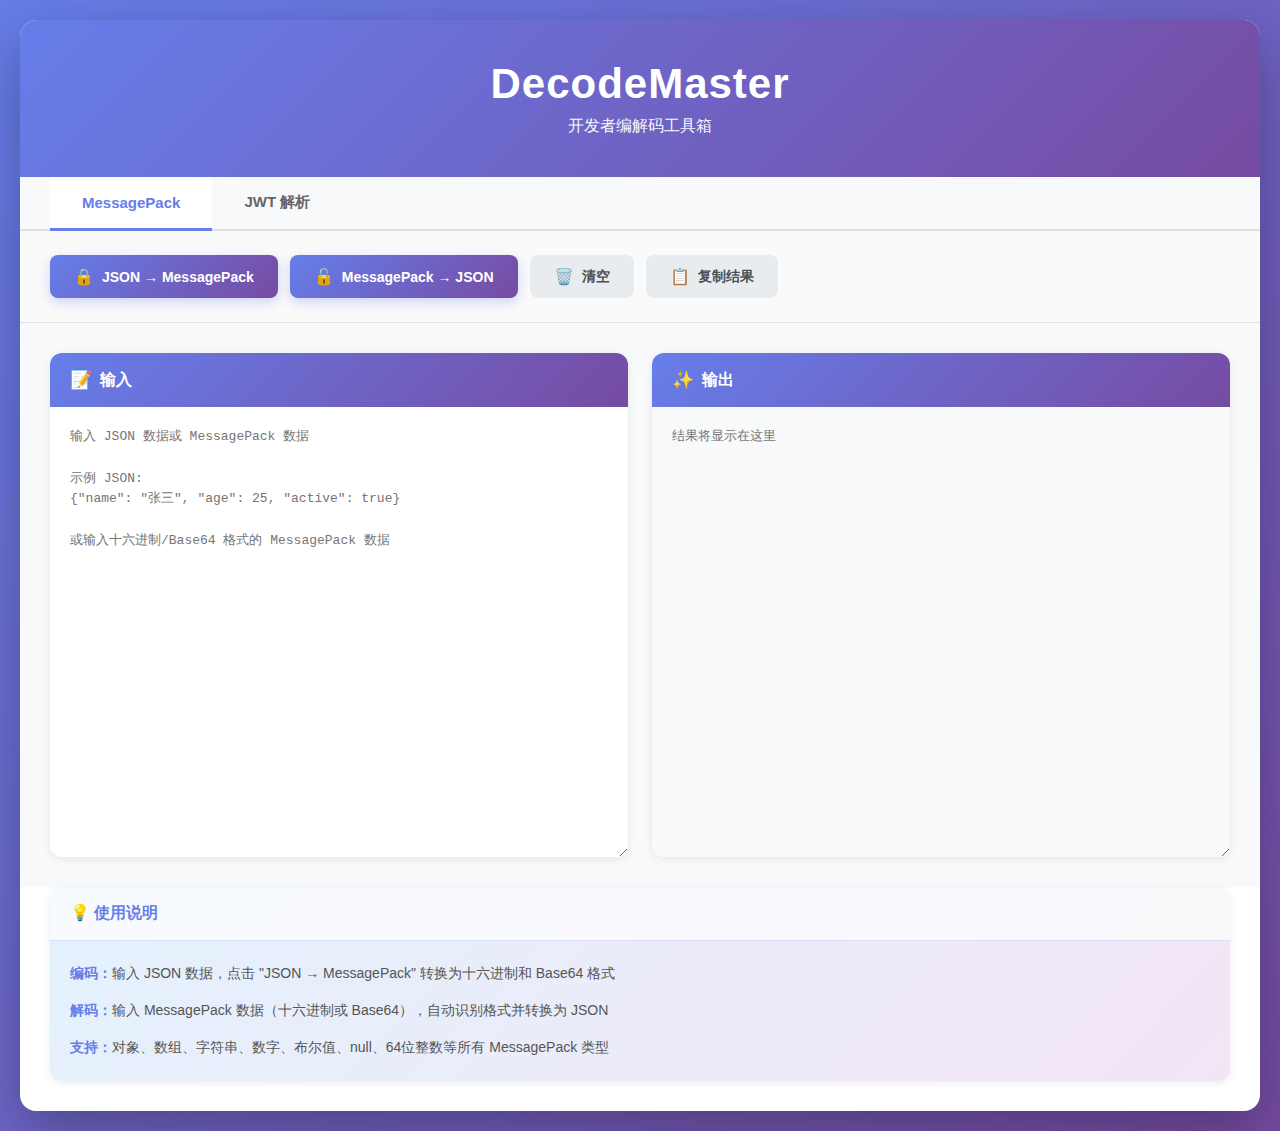
<file: index.html>
<!DOCTYPE html>
<html>
<head>
	<title>DecodeMaster - 开发者编解码工具</title>
	<meta charset="UTF-8">
	<meta name="viewport" content="width=device-width, initial-scale=1.0">
	<style>
* {
    margin: 0;
    padding: 0;
    box-sizing: border-box;
}

body {
    font-family: -apple-system, BlinkMacSystemFont, "Segoe UI", Roboto, "Helvetica Neue", Arial, "Microsoft YaHei", sans-serif;
    background: linear-gradient(135deg, #667eea 0%, #764ba2 100%);
    min-height: 100vh;
    padding: 20px;
}

.container {
    max-width: 1400px;
    margin: 0 auto;
    background: white;
    border-radius: 16px;
    box-shadow: 0 20px 60px rgba(0,0,0,0.3);
    overflow: hidden;
}

.header {
    background: linear-gradient(135deg, #667eea 0%, #764ba2 100%);
    color: white;
    padding: 40px 30px;
    text-align: center;
}

.header h1 {
    font-size: 42px;
    font-weight: 700;
    margin-bottom: 8px;
    letter-spacing: 1px;
}

.subtitle {
    font-size: 16px;
    opacity: 0.95;
    font-weight: 400;
}

/* 标签页样式 */
.tabs {
    display: flex;
    background: #f8f9fa;
    border-bottom: 2px solid #e0e0e0;
    padding: 0 30px;
}

.tab-btn {
    padding: 16px 32px;
    border: none;
    background: transparent;
    cursor: pointer;
    font-size: 15px;
    font-weight: 600;
    color: #666;
    transition: all 0.3s;
    border-bottom: 3px solid transparent;
    margin-bottom: -2px;
}

.tab-btn:hover {
    color: #667eea;
    background: rgba(102, 126, 234, 0.05);
}

.tab-btn.active {
    color: #667eea;
    border-bottom-color: #667eea;
    background: white;
}

/* 标签页内容 */
.tab-content {
    display: none;
}

.tab-content.active {
    display: block;
}

.toolbar {
    padding: 24px 30px;
    background: #fafafa;
    border-bottom: 1px solid #e0e0e0;
    display: flex;
    gap: 12px;
    flex-wrap: wrap;
}

.btn {
    padding: 12px 24px;
    border: none;
    border-radius: 8px;
    cursor: pointer;
    font-size: 14px;
    font-weight: 600;
    transition: all 0.3s;
    display: inline-flex;
    align-items: center;
    gap: 8px;
}

.btn-icon {
    font-size: 16px;
}

.btn-primary {
    background: linear-gradient(135deg, #667eea 0%, #764ba2 100%);
    color: white;
    box-shadow: 0 4px 12px rgba(102, 126, 234, 0.3);
}

.btn-primary:hover {
    transform: translateY(-2px);
    box-shadow: 0 6px 20px rgba(102, 126, 234, 0.4);
}

.btn-primary:active {
    transform: translateY(0);
}

.btn-secondary {
    background: #e9ecef;
    color: #495057;
}

.btn-secondary:hover {
    background: #dee2e6;
    transform: translateY(-1px);
}

.content {
    display: grid;
    grid-template-columns: 1fr 1fr;
    gap: 24px;
    padding: 30px;
    background: #f8f9fa;
}

.panel {
    display: flex;
    flex-direction: column;
    background: white;
    border-radius: 12px;
    overflow: hidden;
    box-shadow: 0 2px 8px rgba(0,0,0,0.08);
}

.panel-header {
    font-weight: 600;
    padding: 16px 20px;
    color: #333;
    font-size: 16px;
    background: linear-gradient(135deg, #667eea 0%, #764ba2 100%);
    color: white;
    display: flex;
    align-items: center;
    gap: 8px;
}

.panel-icon {
    font-size: 18px;
}

textarea {
    width: 100%;
    height: 450px;
    padding: 20px;
    border: none;
    font-family: 'Consolas', 'Monaco', 'Courier New', monospace;
    font-size: 13px;
    resize: vertical;
    line-height: 1.6;
    background: white;
}

textarea:focus {
    outline: none;
    background: #fafffe;
}

textarea[readonly] {
    background: #f8f9fa;
    color: #333;
}

.info-panel {
    margin: 0 30px 30px 30px;
    background: linear-gradient(135deg, #e3f2fd 0%, #f3e5f5 100%);
    border-radius: 12px;
    overflow: hidden;
    box-shadow: 0 2px 8px rgba(0,0,0,0.08);
}

.info-header {
    padding: 16px 20px;
    font-weight: 600;
    font-size: 16px;
    color: #667eea;
    background: rgba(255, 255, 255, 0.7);
    border-bottom: 1px solid rgba(102, 126, 234, 0.2);
}

.info-content {
    padding: 20px;
}

.info-item {
    color: #555;
    font-size: 14px;
    line-height: 1.8;
    margin-bottom: 12px;
}

.info-item:last-child {
    margin-bottom: 0;
}

.info-item strong {
    color: #667eea;
    font-weight: 600;
}

@media (max-width: 1024px) {
    .content {
        grid-template-columns: 1fr;
    }

    textarea {
        height: 350px;
    }

    .header h1 {
        font-size: 32px;
    }
}

@media (max-width: 768px) {
    body {
        padding: 10px;
    }

    .container {
        border-radius: 12px;
    }

    .header {
        padding: 30px 20px;
    }

    .header h1 {
        font-size: 28px;
    }

    .tabs {
        padding: 0 15px;
    }

    .tab-btn {
        padding: 14px 20px;
        font-size: 14px;
    }

    .toolbar {
        padding: 20px 15px;
    }

    .content {
        padding: 20px 15px;
        gap: 16px;
    }

    .btn {
        padding: 10px 18px;
        font-size: 13px;
    }

    textarea {
        height: 300px;
        padding: 15px;
        font-size: 12px;
    }

    .info-panel {
        margin: 0 15px 20px 15px;
    }
}
	</style>
</head>
<body>
	<div class="container">
		<div class="header">
			<h1>DecodeMaster</h1>
			<p class="subtitle">开发者编解码工具箱</p>
		</div>

		<!-- 标签页导航 -->
		<div class="tabs">
			<button class="tab-btn active" data-tab="msgpack">MessagePack</button>
			<button class="tab-btn" data-tab="jwt">JWT 解析</button>
		</div>

		<!-- MessagePack 功能区 -->
		<div class="tab-content active" id="msgpack-tab">
			<div class="toolbar">
				<button id="encodeBtn" class="btn btn-primary">
					<span class="btn-icon">🔒</span> JSON → MessagePack
				</button>
				<button id="decodeBtn" class="btn btn-primary">
					<span class="btn-icon">🔓</span> MessagePack → JSON
				</button>
				<button id="clearBtn" class="btn btn-secondary">
					<span class="btn-icon">🗑️</span> 清空
				</button>
				<button id="copyBtn" class="btn btn-secondary">
					<span class="btn-icon">📋</span> 复制结果
				</button>
			</div>

			<div class="content">
				<div class="panel">
					<div class="panel-header">
						<span class="panel-icon">📝</span> 输入
					</div>
					<textarea id="inputArea" placeholder='输入 JSON 数据或 MessagePack 数据&#10;&#10;示例 JSON:&#10;{"name": "张三", "age": 25, "active": true}&#10;&#10;或输入十六进制/Base64 格式的 MessagePack 数据'></textarea>
				</div>

				<div class="panel">
					<div class="panel-header">
						<span class="panel-icon">✨</span> 输出
					</div>
					<textarea id="outputArea" readonly placeholder="结果将显示在这里"></textarea>
				</div>
			</div>

			<div class="info-panel">
				<div class="info-header">💡 使用说明</div>
				<div class="info-content">
					<div class="info-item">
						<strong>编码：</strong>输入 JSON 数据，点击 "JSON → MessagePack" 转换为十六进制和 Base64 格式
					</div>
					<div class="info-item">
						<strong>解码：</strong>输入 MessagePack 数据（十六进制或 Base64），自动识别格式并转换为 JSON
					</div>
					<div class="info-item">
						<strong>支持：</strong>对象、数组、字符串、数字、布尔值、null、64位整数等所有 MessagePack 类型
					</div>
				</div>
			</div>
		</div>

		<!-- JWT 功能区 -->
		<div class="tab-content" id="jwt-tab">
			<div class="toolbar">
				<button id="jwtDecodeBtn" class="btn btn-primary">
					<span class="btn-icon">🔍</span> 解析 JWT
				</button>
				<button id="jwtClearBtn" class="btn btn-secondary">
					<span class="btn-icon">🗑️</span> 清空
				</button>
				<button id="jwtCopyBtn" class="btn btn-secondary">
					<span class="btn-icon">📋</span> 复制结果
				</button>
			</div>

			<div class="content">
				<div class="panel">
					<div class="panel-header">
						<span class="panel-icon">🎫</span> JWT Token
					</div>
					<textarea id="jwtInputArea" placeholder='输入 JWT Token&#10;&#10;示例:&#10;eyJhbGciOiJIUzI1NiIsInR5cCI6IkpXVCJ9.eyJzdWIiOiIxMjM0NTY3ODkwIiwibmFtZSI6IkpvaG4gRG9lIiwiaWF0IjoxNTE2MjM5MDIyfQ.SflKxwRJSMeKKF2QT4fwpMeJf36POk6yJV_adQssw5c'></textarea>
				</div>

				<div class="panel">
					<div class="panel-header">
						<span class="panel-icon">📄</span> 解析结果
					</div>
					<textarea id="jwtOutputArea" readonly placeholder="JWT 解析结果将显示在这里"></textarea>
				</div>
			</div>

			<div class="info-panel">
				<div class="info-header">💡 使用说明</div>
				<div class="info-content">
					<div class="info-item">
						<strong>解析：</strong>输入完整的 JWT Token，点击 "解析 JWT" 查看 Header 和 Payload 内容
					</div>
					<div class="info-item">
						<strong>时间信息：</strong>自动显示过期时间（exp）、签发时间（iat）、生效时间（nbf）等
					</div>
					<div class="info-item">
						<strong>注意：</strong>此工具仅解析 JWT 内容，不验证签名有效性
					</div>
				</div>
			</div>
		</div>
	</div>

<script src="index.js"></script></body>
</html>
</file>
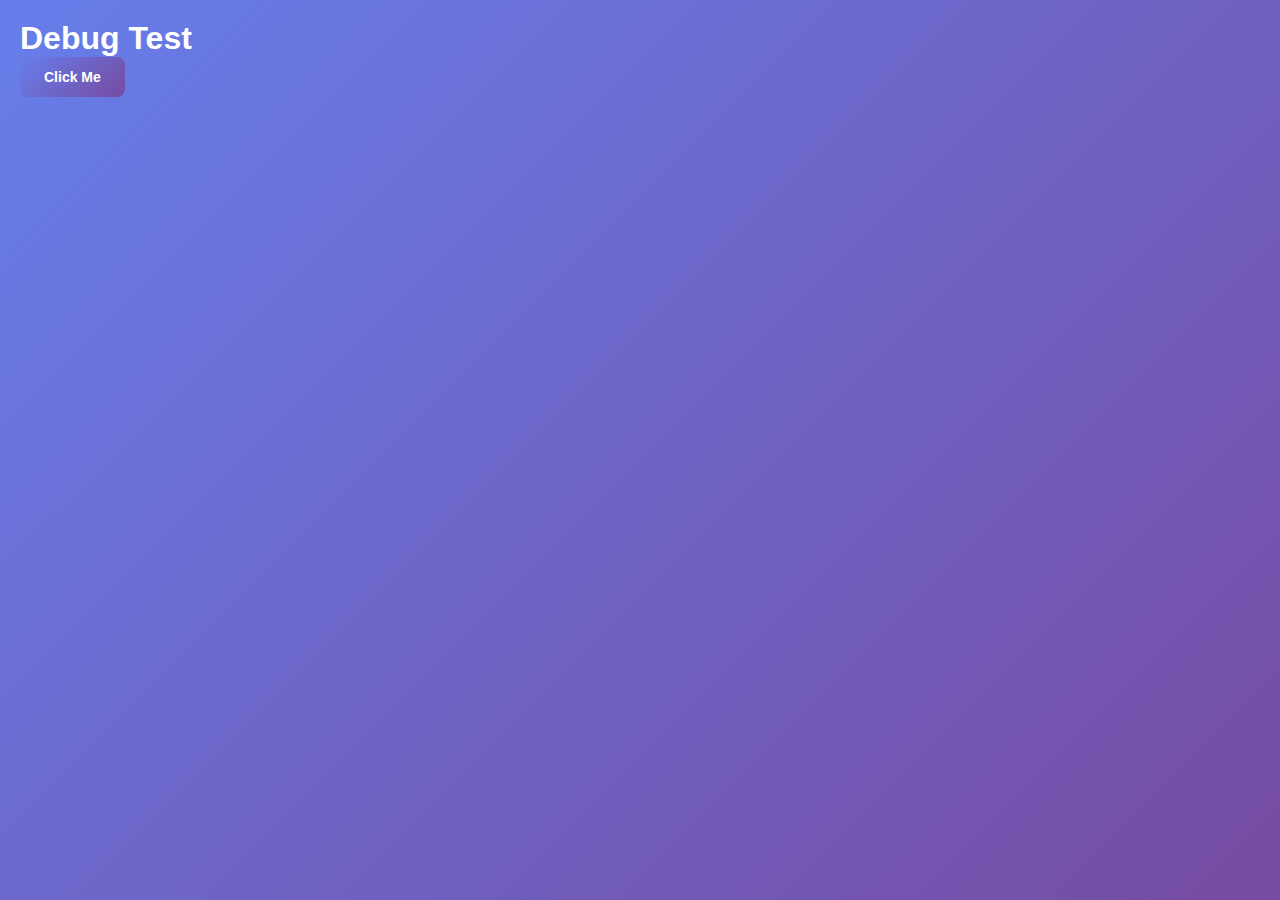
<file: debug-button.html>
<!DOCTYPE html>
<html>
<head>
	<title>DecodeMaster - Debug Version</title>
	<meta charset="UTF-8">
	<meta name="viewport" content="width=device-width, initial-scale=1.0">
	<style>
* {
    margin: 0;
    padding: 0;
    box-sizing: border-box;
}

body {
    font-family: -apple-system, BlinkMacSystemFont, "Segoe UI", Roboto, "Helvetica Neue", Arial, "Microsoft YaHei", sans-serif;
    background: linear-gradient(135deg, #667eea 0%, #764ba2 100%);
    min-height: 100vh;
    padding: 20px;
}

.btn {
    padding: 12px 24px;
    border: none;
    border-radius: 8px;
    cursor: pointer;
    font-size: 14px;
    font-weight: 600;
    background: linear-gradient(135deg, #667eea 0%, #764ba2 100%);
    color: white;
}
	</style>
</head>
<body>
    <h1 style="color: white;">Debug Test</h1>
    <button id="testBtn" class="btn">Click Me</button>
    <div id="output" style="color: white; margin-top: 20px;"></div>

    <script>
        console.log('=== Script Start ===');

        window.addEventListener('DOMContentLoaded', function() {
            console.log('DOM Content Loaded');
        });

        const testBtn = document.getElementById('testBtn');
        const output = document.getElementById('output');

        console.log('testBtn element:', testBtn);
        console.log('output element:', output);

        if (testBtn) {
            testBtn.addEventListener('click', function() {
                console.log('Button clicked!');
                output.textContent = 'Button works! Time: ' + new Date().toLocaleTimeString();
                alert('Button clicked successfully!');
            });
            console.log('Event listener added successfully');
        } else {
            console.error('testBtn not found!');
        }

        console.log('=== Script End ===');
    </script>
</body>
</html>
</file>
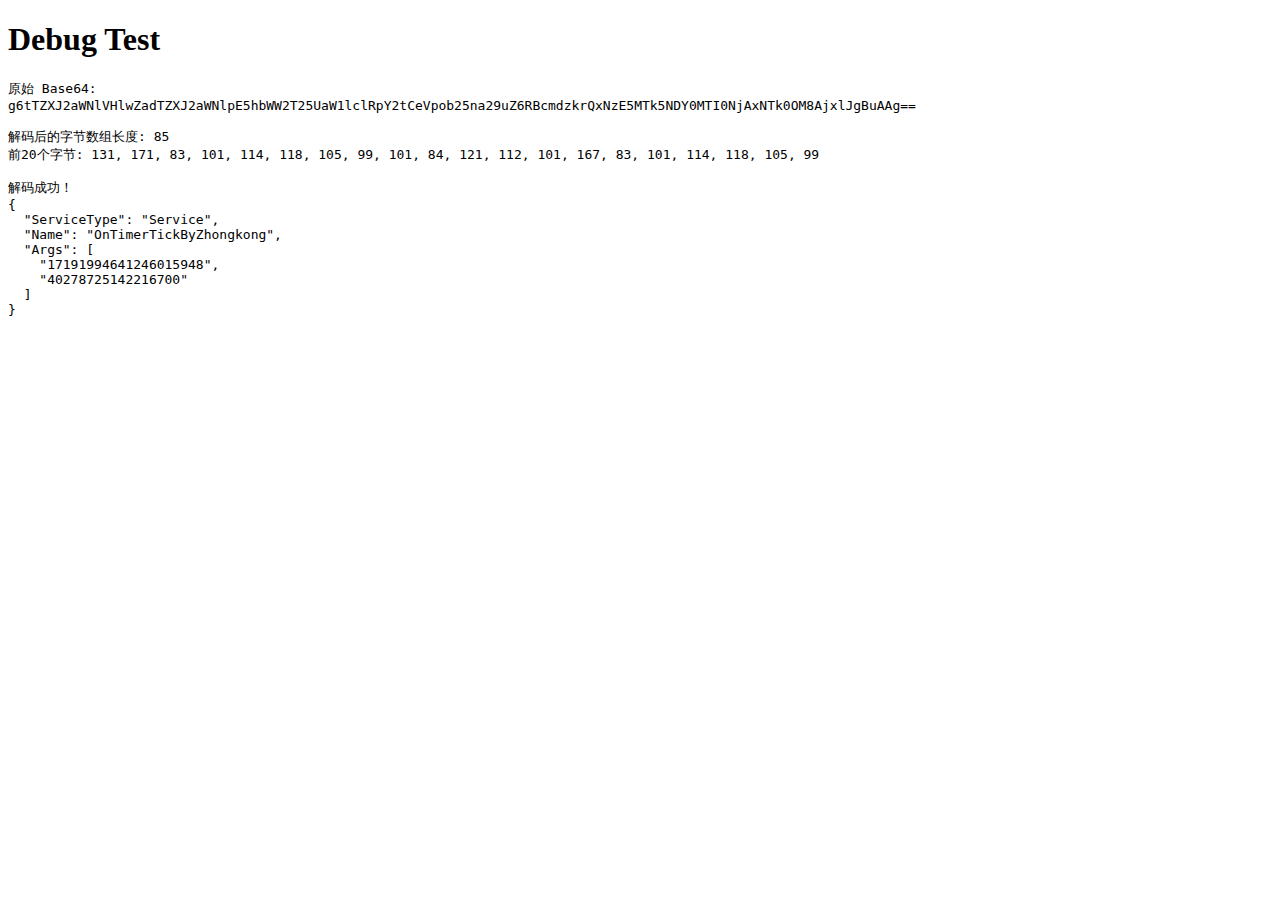
<file: debug-test.html>
<!DOCTYPE html>
<html>
<head>
    <meta charset="UTF-8">
    <title>Debug Test</title>
</head>
<body>
    <h1>Debug Test</h1>
    <pre id="output"></pre>

    <script src="index.js"></script>
    <script>
        const output = document.getElementById('output');
        const base64Input = 'g6tTZXJ2aWNlVHlwZadTZXJ2aWNlpE5hbWW2T25UaW1lclRpY2tCeVpob25na29uZ6RBcmdzkrQxNzE5MTk5NDY0MTI0NjAxNTk0OM8AjxlJgBuAAg==';

        try {
            output.textContent += '原始 Base64:\n' + base64Input + '\n\n';

            // 测试 base64 解码
            const bytes = base64ToBytes(base64Input);
            output.textContent += '解码后的字节数组长度: ' + bytes.length + '\n';
            output.textContent += '前20个字节: ' + bytes.slice(0, 20).join(', ') + '\n\n';

            // 测试 MessagePack 解码
            const decoded = codec.decode(bytes);
            output.textContent += '解码成功！\n';
            output.textContent += JSON.stringify(decoded, null, 2);

        } catch (error) {
            output.textContent += '\n错误: ' + error.message + '\n';
            output.textContent += '错误堆栈:\n' + error.stack;
        }
    </script>
</body>
</html>
</file>
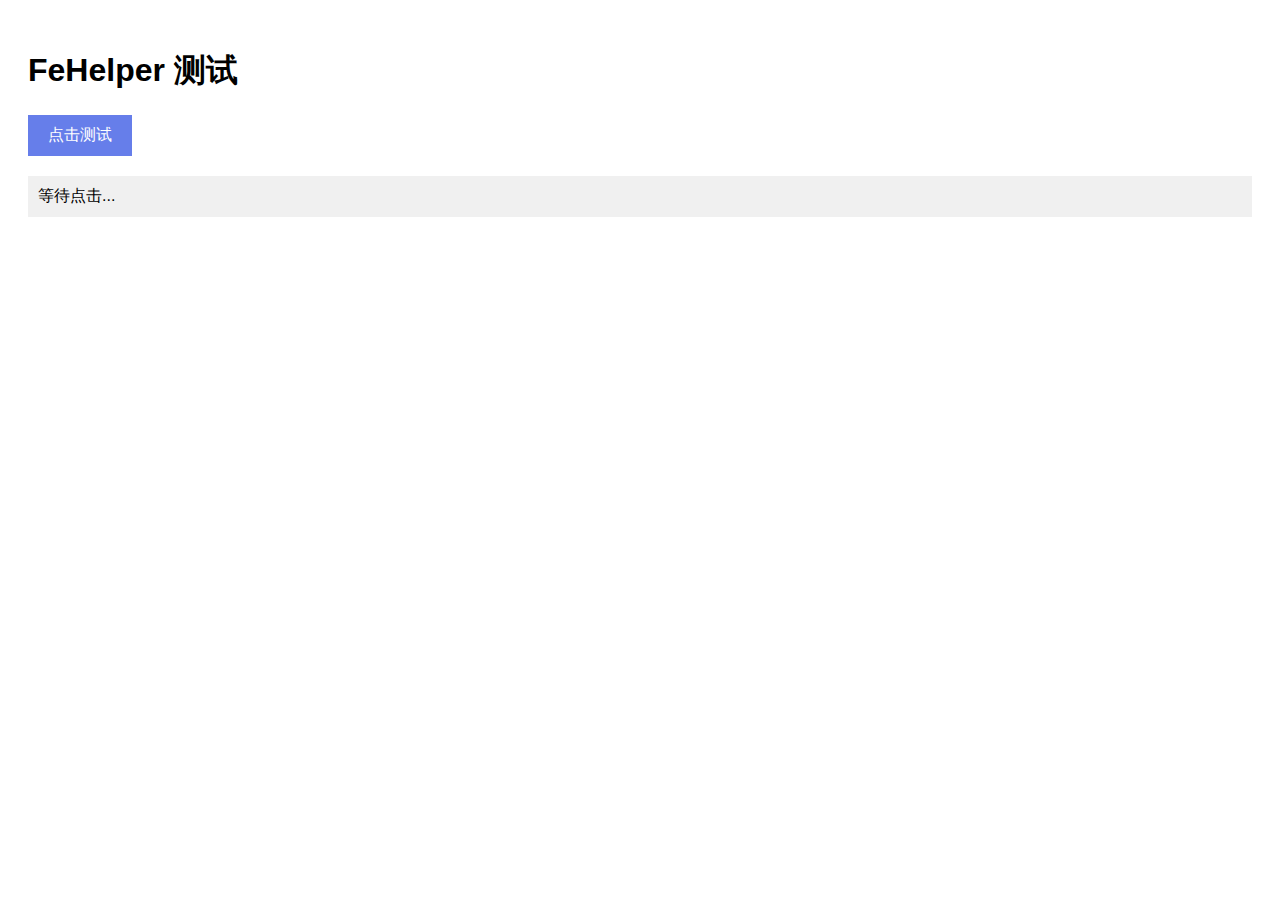
<file: fehelper-test.html>
<!DOCTYPE html>
<html>
<head>
	<title>FeHelper Test</title>
	<meta charset="UTF-8">
	<style>
		body { padding: 20px; font-family: Arial; }
		.btn {
			padding: 10px 20px;
			background: #667eea;
			color: white;
			border: none;
			cursor: pointer;
			font-size: 16px;
		}
		#output {
			margin-top: 20px;
			padding: 10px;
			background: #f0f0f0;
		}
	</style>
</head>
<body>
	<h1>FeHelper 测试</h1>
	<button id="testBtn" class="btn">点击测试</button>
	<div id="output">等待点击...</div>

	<script>
		console.log('1. Script tag executed');

		var testBtn = document.getElementById('testBtn');
		var output = document.getElementById('output');

		console.log('2. Elements:', testBtn, output);

		if (testBtn) {
			testBtn.onclick = function() {
				console.log('3. Button clicked!');
				output.innerHTML = '按钮被点击了！时间: ' + new Date().toLocaleTimeString();
				alert('点击成功！');
			};
			console.log('4. onclick handler attached');
		}

		console.log('5. Script completed');
	</script>
</body>
</html>
</file>
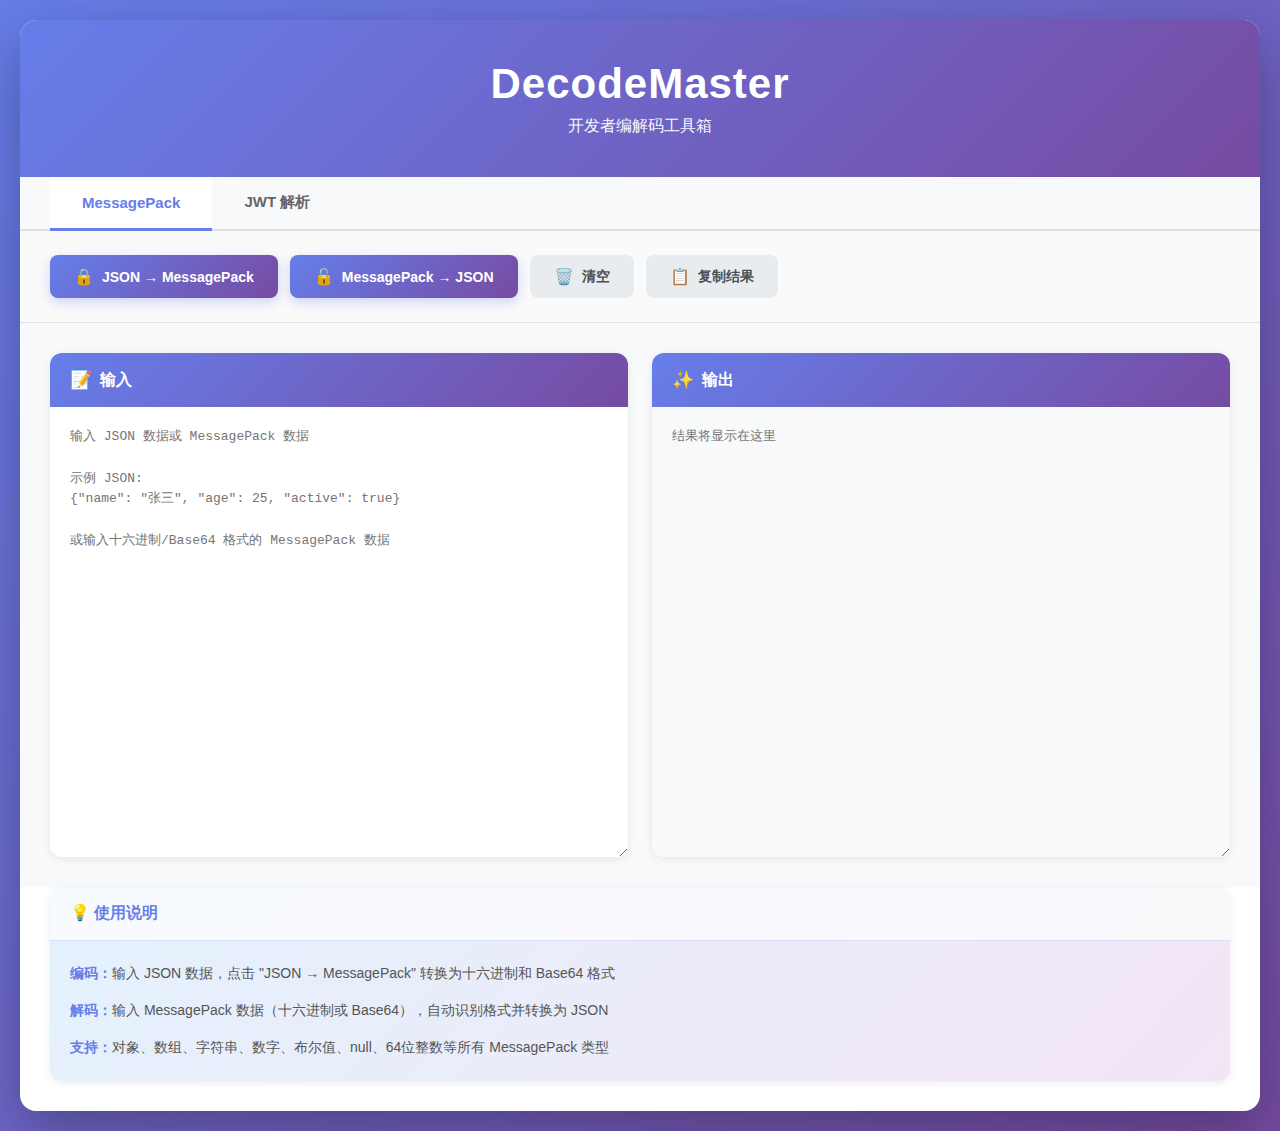
<file: index-standalone.html>
<!DOCTYPE html>
<html>
<head>
	<title>DecodeMaster - 开发者编解码工具</title>
	<meta charset="UTF-8">
	<meta name="viewport" content="width=device-width, initial-scale=1.0">
	<link rel="stylesheet" type="text/css" href="index.css" />
</head>
<body>
	<div class="container">
		<div class="header">
			<h1>DecodeMaster</h1>
			<p class="subtitle">开发者编解码工具箱</p>
		</div>

		<!-- 标签页导航 -->
		<div class="tabs">
			<button class="tab-btn active" data-tab="msgpack">MessagePack</button>
			<button class="tab-btn" data-tab="jwt">JWT 解析</button>
		</div>

		<!-- MessagePack 功能区 -->
		<div class="tab-content active" id="msgpack-tab">
			<div class="toolbar">
				<button id="encodeBtn" class="btn btn-primary">
					<span class="btn-icon">🔒</span> JSON → MessagePack
				</button>
				<button id="decodeBtn" class="btn btn-primary">
					<span class="btn-icon">🔓</span> MessagePack → JSON
				</button>
				<button id="clearBtn" class="btn btn-secondary">
					<span class="btn-icon">🗑️</span> 清空
				</button>
				<button id="copyBtn" class="btn btn-secondary">
					<span class="btn-icon">📋</span> 复制结果
				</button>
			</div>

			<div class="content">
				<div class="panel">
					<div class="panel-header">
						<span class="panel-icon">📝</span> 输入
					</div>
					<textarea id="inputArea" placeholder='输入 JSON 数据或 MessagePack 数据&#10;&#10;示例 JSON:&#10;{"name": "张三", "age": 25, "active": true}&#10;&#10;或输入十六进制/Base64 格式的 MessagePack 数据'></textarea>
				</div>

				<div class="panel">
					<div class="panel-header">
						<span class="panel-icon">✨</span> 输出
					</div>
					<textarea id="outputArea" readonly placeholder="结果将显示在这里"></textarea>
				</div>
			</div>

			<div class="info-panel">
				<div class="info-header">💡 使用说明</div>
				<div class="info-content">
					<div class="info-item">
						<strong>编码：</strong>输入 JSON 数据，点击 "JSON → MessagePack" 转换为十六进制和 Base64 格式
					</div>
					<div class="info-item">
						<strong>解码：</strong>输入 MessagePack 数据（十六进制或 Base64），自动识别格式并转换为 JSON
					</div>
					<div class="info-item">
						<strong>支持：</strong>对象、数组、字符串、数字、布尔值、null、64位整数等所有 MessagePack 类型
					</div>
				</div>
			</div>
		</div>

		<!-- JWT 功能区 -->
		<div class="tab-content" id="jwt-tab">
			<div class="toolbar">
				<button id="jwtDecodeBtn" class="btn btn-primary">
					<span class="btn-icon">🔍</span> 解析 JWT
				</button>
				<button id="jwtClearBtn" class="btn btn-secondary">
					<span class="btn-icon">🗑️</span> 清空
				</button>
				<button id="jwtCopyBtn" class="btn btn-secondary">
					<span class="btn-icon">📋</span> 复制结果
				</button>
			</div>

			<div class="content">
				<div class="panel">
					<div class="panel-header">
						<span class="panel-icon">🎫</span> JWT Token
					</div>
					<textarea id="jwtInputArea" placeholder='输入 JWT Token&#10;&#10;示例:&#10;eyJhbGciOiJIUzI1NiIsInR5cCI6IkpXVCJ9.eyJzdWIiOiIxMjM0NTY3ODkwIiwibmFtZSI6IkpvaG4gRG9lIiwiaWF0IjoxNTE2MjM5MDIyfQ.SflKxwRJSMeKKF2QT4fwpMeJf36POk6yJV_adQssw5c'></textarea>
				</div>

				<div class="panel">
					<div class="panel-header">
						<span class="panel-icon">📄</span> 解析结果
					</div>
					<textarea id="jwtOutputArea" readonly placeholder="JWT 解析结果将显示在这里"></textarea>
				</div>
			</div>

			<div class="info-panel">
				<div class="info-header">💡 使用说明</div>
				<div class="info-content">
					<div class="info-item">
						<strong>解析：</strong>输入完整的 JWT Token，点击 "解析 JWT" 查看 Header 和 Payload 内容
					</div>
					<div class="info-item">
						<strong>时间信息：</strong>自动显示过期时间（exp）、签发时间（iat）、生效时间（nbf）等
					</div>
					<div class="info-item">
						<strong>注意：</strong>此工具仅解析 JWT 内容，不验证签名有效性
					</div>
				</div>
			</div>
		</div>
	</div>

<script src="index.js"></script></body>
</html>
</file>
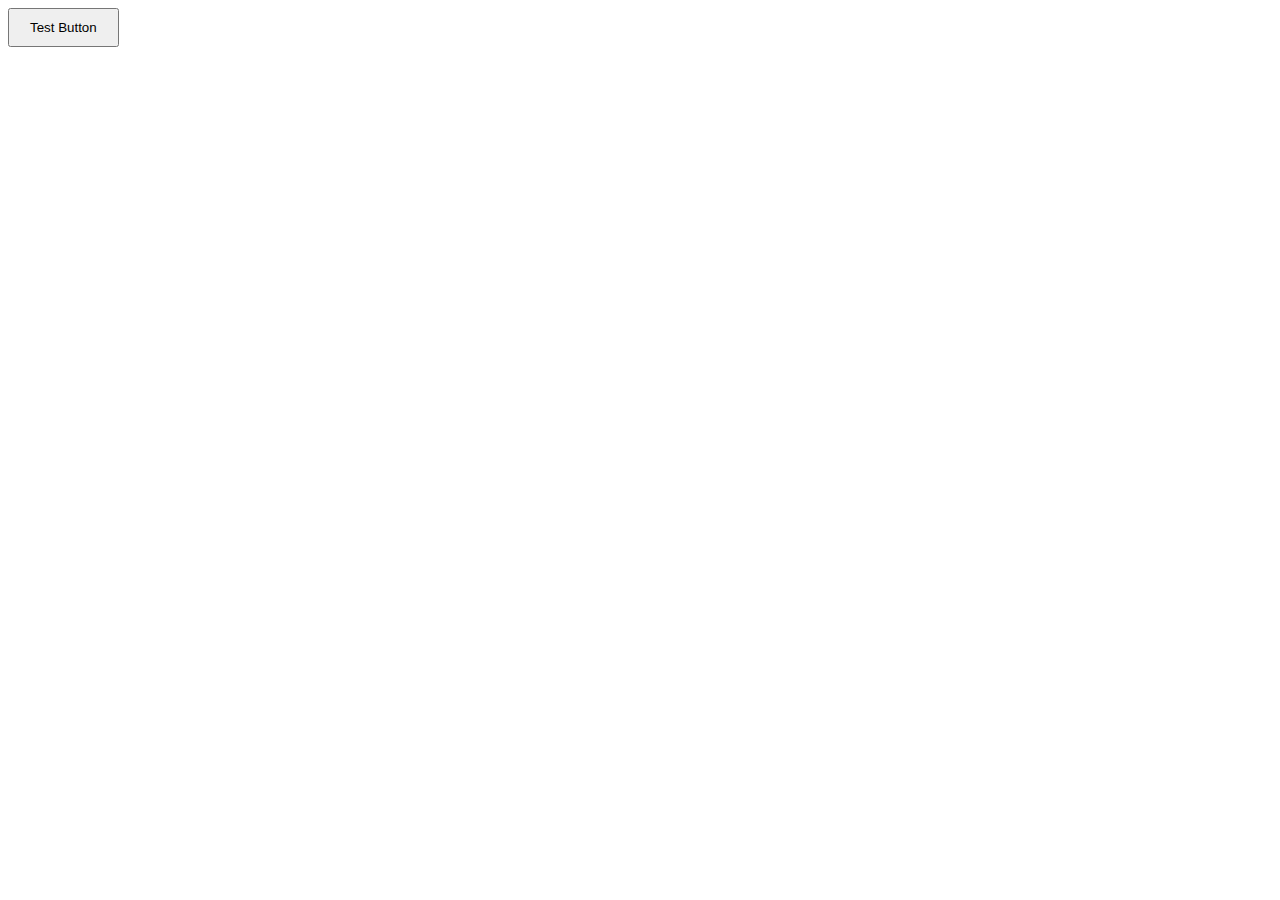
<file: test-inline.html>
<!DOCTYPE html>
<html>
<head>
    <title>Test Inline</title>
    <style>
        .btn { padding: 10px 20px; cursor: pointer; }
    </style>
</head>
<body>
    <button id="testBtn" class="btn">Test Button</button>
    <div id="output"></div>

    <script>
        console.log('Script loaded');
        const testBtn = document.getElementById('testBtn');
        const output = document.getElementById('output');

        console.log('testBtn:', testBtn);

        testBtn.addEventListener('click', function() {
            console.log('Button clicked!');
            output.textContent = 'Button works!';
            alert('Button clicked!');
        });

        console.log('Event listener added');
    </script>
</body>
</html>
</file>
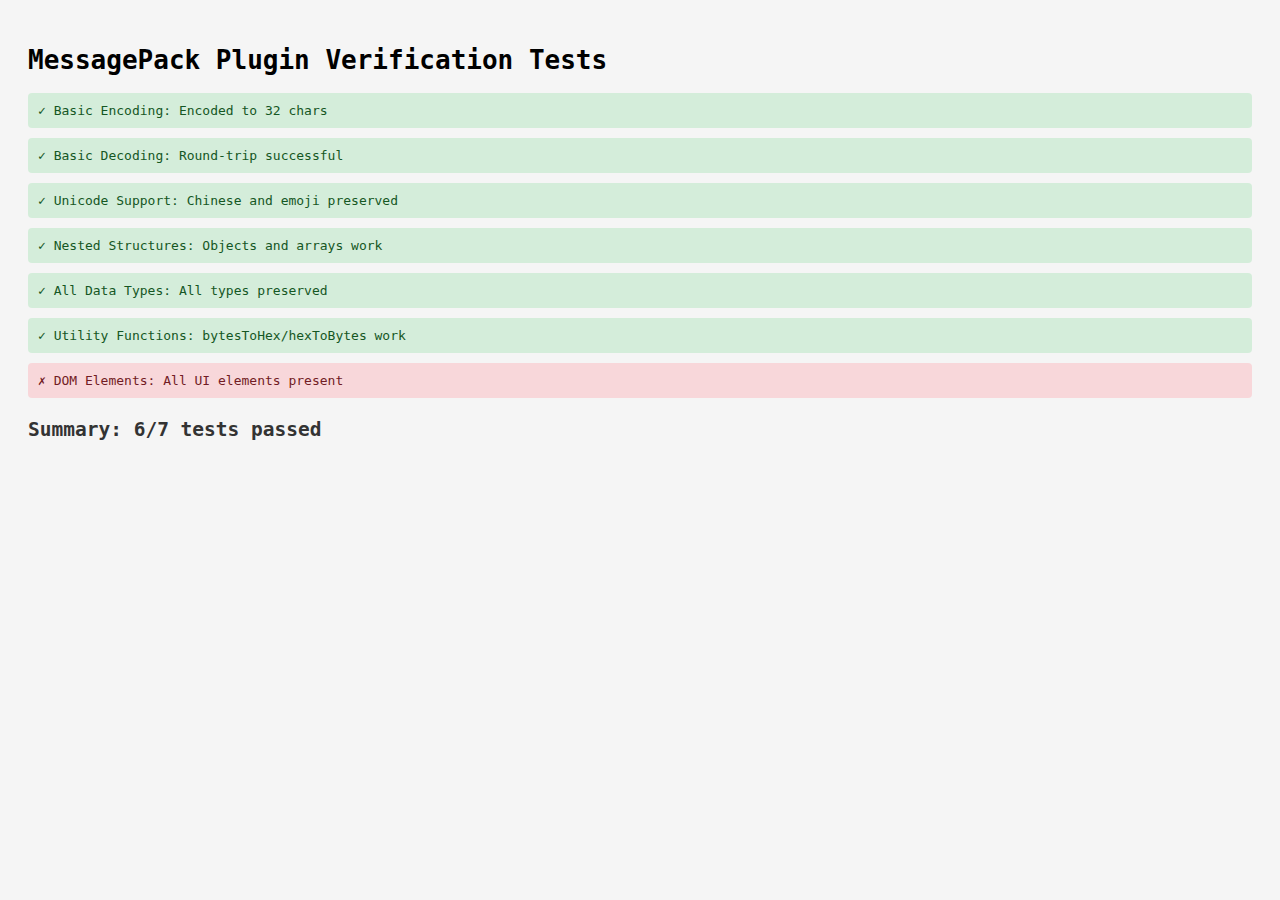
<file: test-verification.html>
<!DOCTYPE html>
<html>
<head>
    <title>MessagePack Verification Tests</title>
    <meta charset="UTF-8">
    <style>
        body {
            font-family: monospace;
            padding: 20px;
            background: #f5f5f5;
        }
        .test-result {
            margin: 10px 0;
            padding: 10px;
            border-radius: 4px;
        }
        .pass {
            background: #d4edda;
            color: #155724;
        }
        .fail {
            background: #f8d7da;
            color: #721c24;
        }
        h2 {
            color: #333;
        }
    </style>
</head>
<body>
    <h1>MessagePack Plugin Verification Tests</h1>
    <div id="results"></div>

    <script src="index.js"></script>
    <script>
        const results = document.getElementById('results');

        function addResult(testName, passed, message) {
            const div = document.createElement('div');
            div.className = `test-result ${passed ? 'pass' : 'fail'}`;
            div.textContent = `${passed ? '✓' : '✗'} ${testName}: ${message}`;
            results.appendChild(div);
        }

        // Test 1: Basic encoding
        try {
            const testObj = {"name": "test", "age": 25};
            const encoded = codec.encode(testObj);
            const hex = bytesToHex(encoded);
            addResult('Basic Encoding', hex.length > 0, `Encoded to ${hex.length} chars`);
        } catch (e) {
            addResult('Basic Encoding', false, e.message);
        }

        // Test 2: Basic decoding
        try {
            const testObj = {"name": "test", "age": 25};
            const encoded = codec.encode(testObj);
            const hex = bytesToHex(encoded);
            const bytes = hexToBytes(hex);
            const decoded = codec.decode(bytes);
            const match = JSON.stringify(decoded) === JSON.stringify(testObj);
            addResult('Basic Decoding', match, 'Round-trip successful');
        } catch (e) {
            addResult('Basic Decoding', false, e.message);
        }

        // Test 3: Unicode support
        try {
            const testObj = {"name": "测试", "emoji": "😀"};
            const encoded = codec.encode(testObj);
            const decoded = codec.decode(encoded);
            const match = decoded.name === "测试" && decoded.emoji === "😀";
            addResult('Unicode Support', match, 'Chinese and emoji preserved');
        } catch (e) {
            addResult('Unicode Support', false, e.message);
        }

        // Test 4: Nested structures
        try {
            const testObj = {
                "user": {
                    "name": "John",
                    "tags": ["admin", "user"]
                }
            };
            const encoded = codec.encode(testObj);
            const decoded = codec.decode(encoded);
            const match = decoded.user.name === "John" && decoded.user.tags[0] === "admin";
            addResult('Nested Structures', match, 'Objects and arrays work');
        } catch (e) {
            addResult('Nested Structures', false, e.message);
        }

        // Test 5: All data types
        try {
            const testObj = {
                "null": null,
                "bool_true": true,
                "bool_false": false,
                "number": 42,
                "negative": -10,
                "float": 3.14,
                "string": "hello"
            };
            const encoded = codec.encode(testObj);
            const decoded = codec.decode(encoded);
            const match = decoded.null === null &&
                         decoded.bool_true === true &&
                         decoded.number === 42 &&
                         decoded.float === 3.14;
            addResult('All Data Types', match, 'All types preserved');
        } catch (e) {
            addResult('All Data Types', false, e.message);
        }

        // Test 6: Utility functions
        try {
            const bytes = [0x83, 0xa4, 0x6e, 0x61, 0x6d, 0x65];
            const hex = bytesToHex(bytes);
            const back = hexToBytes(hex);
            const match = bytes.every((b, i) => b === back[i]);
            addResult('Utility Functions', match, 'bytesToHex/hexToBytes work');
        } catch (e) {
            addResult('Utility Functions', false, e.message);
        }

        // Test 7: DOM elements exist
        try {
            const elements = ['inputArea', 'outputArea', 'encodeBtn', 'decodeBtn', 'clearBtn', 'copyBtn'];
            const allExist = elements.every(id => document.getElementById(id) !== null);
            addResult('DOM Elements', allExist, 'All UI elements present');
        } catch (e) {
            addResult('DOM Elements', false, e.message);
        }

        // Summary
        const allTests = document.querySelectorAll('.test-result');
        const passed = document.querySelectorAll('.pass').length;
        const total = allTests.length;

        const summary = document.createElement('h2');
        summary.textContent = `\nSummary: ${passed}/${total} tests passed`;
        summary.style.marginTop = '20px';
        results.appendChild(summary);
    </script>
</body>
</html>
</file>
<file: index.css>
* {
    margin: 0;
    padding: 0;
    box-sizing: border-box;
}

body {
    font-family: -apple-system, BlinkMacSystemFont, "Segoe UI", Roboto, "Helvetica Neue", Arial, "Microsoft YaHei", sans-serif;
    background: linear-gradient(135deg, #667eea 0%, #764ba2 100%);
    min-height: 100vh;
    padding: 20px;
}

.container {
    max-width: 1400px;
    margin: 0 auto;
    background: white;
    border-radius: 16px;
    box-shadow: 0 20px 60px rgba(0,0,0,0.3);
    overflow: hidden;
}

.header {
    background: linear-gradient(135deg, #667eea 0%, #764ba2 100%);
    color: white;
    padding: 40px 30px;
    text-align: center;
}

.header h1 {
    font-size: 42px;
    font-weight: 700;
    margin-bottom: 8px;
    letter-spacing: 1px;
}

.subtitle {
    font-size: 16px;
    opacity: 0.95;
    font-weight: 400;
}

/* 标签页样式 */
.tabs {
    display: flex;
    background: #f8f9fa;
    border-bottom: 2px solid #e0e0e0;
    padding: 0 30px;
}

.tab-btn {
    padding: 16px 32px;
    border: none;
    background: transparent;
    cursor: pointer;
    font-size: 15px;
    font-weight: 600;
    color: #666;
    transition: all 0.3s;
    border-bottom: 3px solid transparent;
    margin-bottom: -2px;
}

.tab-btn:hover {
    color: #667eea;
    background: rgba(102, 126, 234, 0.05);
}

.tab-btn.active {
    color: #667eea;
    border-bottom-color: #667eea;
    background: white;
}

/* 标签页内容 */
.tab-content {
    display: none;
}

.tab-content.active {
    display: block;
}

.toolbar {
    padding: 24px 30px;
    background: #fafafa;
    border-bottom: 1px solid #e0e0e0;
    display: flex;
    gap: 12px;
    flex-wrap: wrap;
}

.btn {
    padding: 12px 24px;
    border: none;
    border-radius: 8px;
    cursor: pointer;
    font-size: 14px;
    font-weight: 600;
    transition: all 0.3s;
    display: inline-flex;
    align-items: center;
    gap: 8px;
}

.btn-icon {
    font-size: 16px;
}

.btn-primary {
    background: linear-gradient(135deg, #667eea 0%, #764ba2 100%);
    color: white;
    box-shadow: 0 4px 12px rgba(102, 126, 234, 0.3);
}

.btn-primary:hover {
    transform: translateY(-2px);
    box-shadow: 0 6px 20px rgba(102, 126, 234, 0.4);
}

.btn-primary:active {
    transform: translateY(0);
}

.btn-secondary {
    background: #e9ecef;
    color: #495057;
}

.btn-secondary:hover {
    background: #dee2e6;
    transform: translateY(-1px);
}

.content {
    display: grid;
    grid-template-columns: 1fr 1fr;
    gap: 24px;
    padding: 30px;
    background: #f8f9fa;
}

.panel {
    display: flex;
    flex-direction: column;
    background: white;
    border-radius: 12px;
    overflow: hidden;
    box-shadow: 0 2px 8px rgba(0,0,0,0.08);
}

.panel-header {
    font-weight: 600;
    padding: 16px 20px;
    color: #333;
    font-size: 16px;
    background: linear-gradient(135deg, #667eea 0%, #764ba2 100%);
    color: white;
    display: flex;
    align-items: center;
    gap: 8px;
}

.panel-icon {
    font-size: 18px;
}

textarea {
    width: 100%;
    height: 450px;
    padding: 20px;
    border: none;
    font-family: 'Consolas', 'Monaco', 'Courier New', monospace;
    font-size: 13px;
    resize: vertical;
    line-height: 1.6;
    background: white;
}

textarea:focus {
    outline: none;
    background: #fafffe;
}

textarea[readonly] {
    background: #f8f9fa;
    color: #333;
}

.info-panel {
    margin: 0 30px 30px 30px;
    background: linear-gradient(135deg, #e3f2fd 0%, #f3e5f5 100%);
    border-radius: 12px;
    overflow: hidden;
    box-shadow: 0 2px 8px rgba(0,0,0,0.08);
}

.info-header {
    padding: 16px 20px;
    font-weight: 600;
    font-size: 16px;
    color: #667eea;
    background: rgba(255, 255, 255, 0.7);
    border-bottom: 1px solid rgba(102, 126, 234, 0.2);
}

.info-content {
    padding: 20px;
}

.info-item {
    color: #555;
    font-size: 14px;
    line-height: 1.8;
    margin-bottom: 12px;
}

.info-item:last-child {
    margin-bottom: 0;
}

.info-item strong {
    color: #667eea;
    font-weight: 600;
}

@media (max-width: 1024px) {
    .content {
        grid-template-columns: 1fr;
    }

    textarea {
        height: 350px;
    }

    .header h1 {
        font-size: 32px;
    }
}

@media (max-width: 768px) {
    body {
        padding: 10px;
    }

    .container {
        border-radius: 12px;
    }

    .header {
        padding: 30px 20px;
    }

    .header h1 {
        font-size: 28px;
    }

    .tabs {
        padding: 0 15px;
    }

    .tab-btn {
        padding: 14px 20px;
        font-size: 14px;
    }

    .toolbar {
        padding: 20px 15px;
    }

    .content {
        padding: 20px 15px;
        gap: 16px;
    }

    .btn {
        padding: 10px 18px;
        font-size: 13px;
    }

    textarea {
        height: 300px;
        padding: 15px;
        font-size: 12px;
    }

    .info-panel {
        margin: 0 15px 20px 15px;
    }
}
</file>
